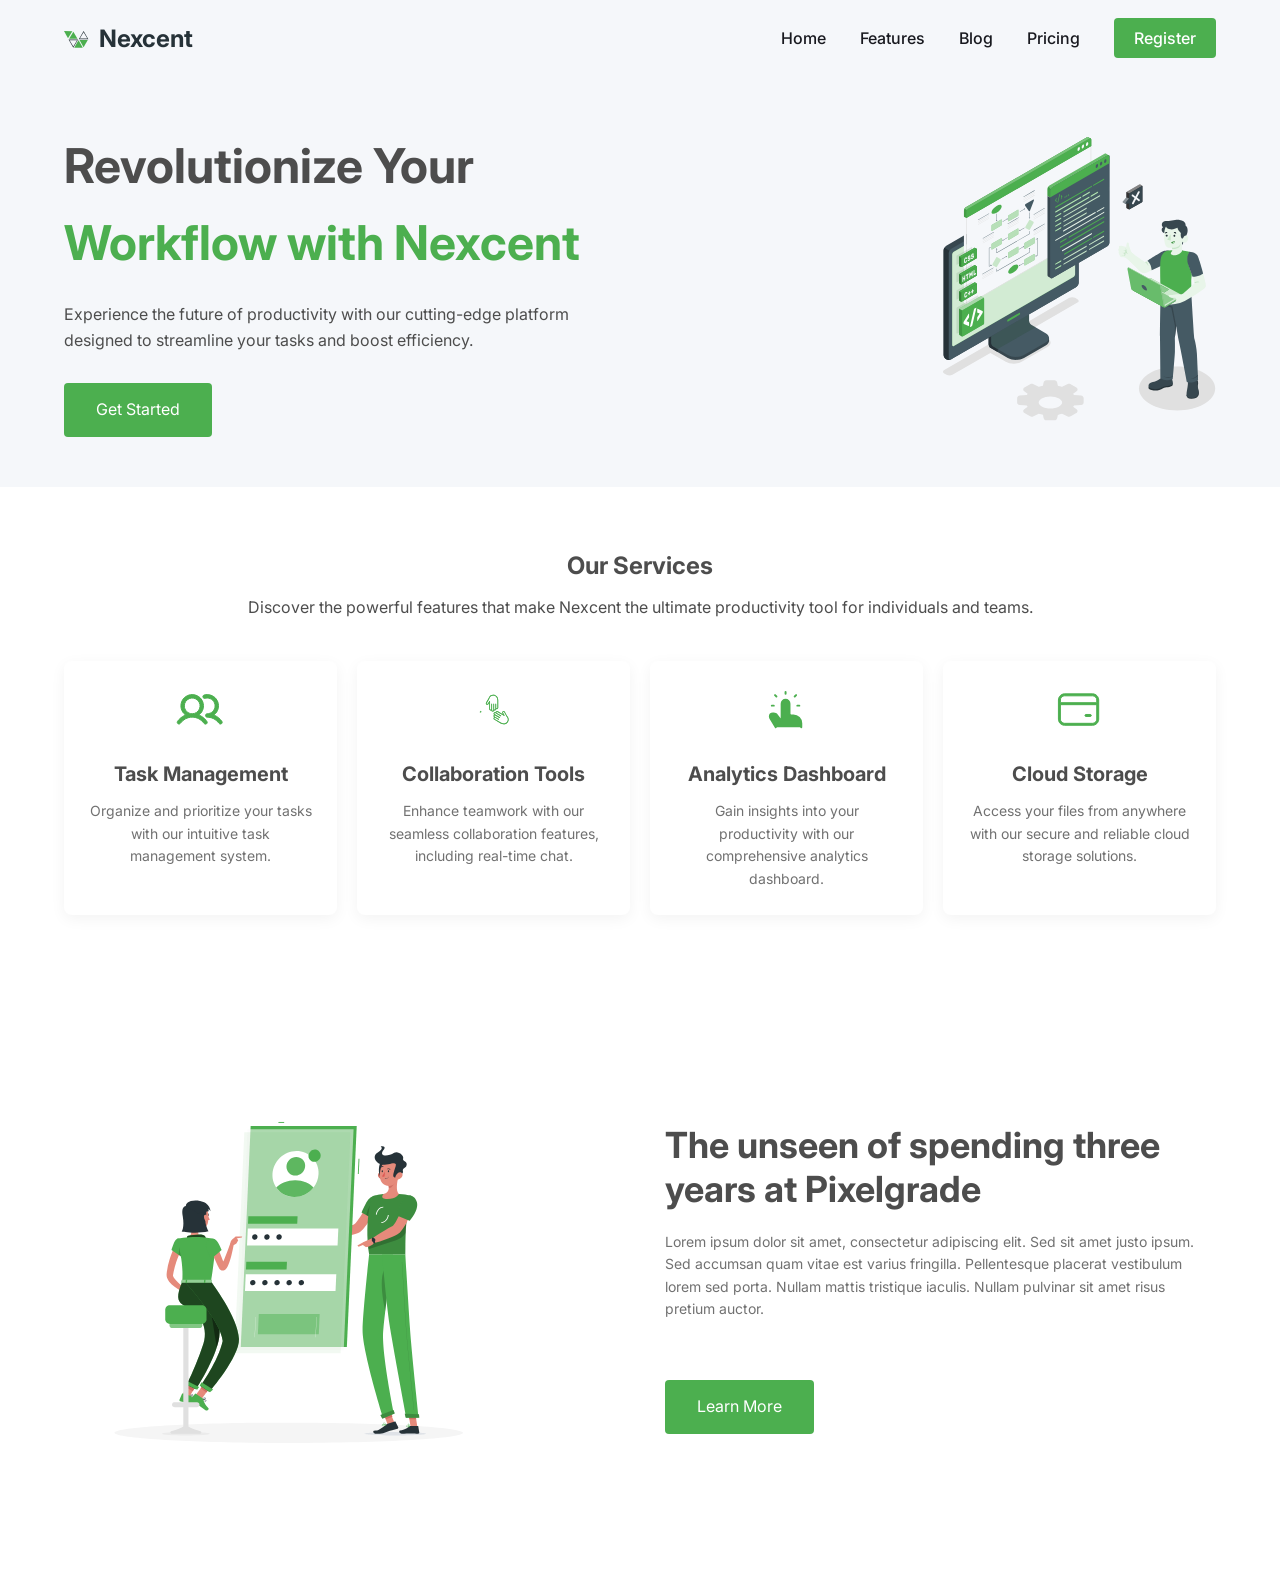
<file: index.html>
<!DOCTYPE html>
<html lang="en">
<head>
    <meta charset="UTF-8">
    <meta name="viewport" content="width=device-width, initial-scale=1.0">
    <title>Nexcent - Productivity Tool</title>
    <link rel="stylesheet" href="styles.css">
    <link rel="preconnect" href="https://fonts.googleapis.com">
    <link rel="preconnect" href="https://fonts.gstatic.com" crossorigin>
    <link href="https://fonts.googleapis.com/css2?family=Inter:wght@400;600;700&display=swap" rel="stylesheet">
</head>
<body>

<header>
    <div class="header-wrapper">
        <div class="logo">
            <img src="Logo.svg" alt="Logo">
            <h1>Nexcent</h1>
        </div>
        <nav>
            <a href="#">Home</a>
            <a href="#">Features</a>
            <a href="#">Blog</a>
            <a href="#">Pricing</a>
            <a href="#" class="btn-register">Register</a>
        </nav>
    </div>
</header>

<main>
    <section class="hero">
        <div class="hero-content">
            <div class="left">
                <h1>Revolutionize Your <span class="green-text">Workflow with Nexcent</span></h1>
                <p>Experience the future of productivity with our cutting-edge platform designed to streamline your tasks and boost efficiency.</p>
                <a href="#" class="btn-green">Get Started</a>
            </div>
            <div class="right">
                <img src="Hero.svg" alt="Hero Image">
            </div>
        </div>
    </section>

    <section class="services">
        <div class="services-intro">
            <h2>Our Services</h2>
            <p>Discover the powerful features that make Nexcent the ultimate productivity tool for individuals and teams.</p>
        </div>

        <div class="services-container">
            <div class="service-card">
                <img src="G1.svg" alt="Task Management">
                <div class="card-text">
                    <h3>Task Management</h3>
                    <p>Organize and prioritize your tasks with our intuitive task management system.</p>
                </div>
            </div>

            <div class="service-card">
                <img src="G2.svg" alt="Collaboration Tools">
                <div class="card-text">
                    <h3>Collaboration Tools</h3>
                    <p>Enhance teamwork with our seamless collaboration features, including real-time chat.</p>
                </div>
            </div>

            <div class="service-card">
                <img src="G3.svg" alt="Analytics Dashboard">
                <div class="card-text">
                    <h3>Analytics Dashboard</h3>
                    <p>Gain insights into your productivity with our comprehensive analytics dashboard.</p>
                </div>
            </div>

            <div class="service-card">
                <img src="G4.svg" alt="Cloud Storage">
                <div class="card-text">
                    <h3>Cloud Storage</h3>
                    <p>Access your files from anywhere with our secure and reliable cloud storage solutions.</p>
                </div>
            </div>
        </div>
    </section>
    <section class="about">
    <div class="about-container">
        <div class="about-image">
            <img src="Frame.svg" alt="Illustration of people interacting with a screen">
        </div>

        <div class="about-content">
            <h2>The unseen of spending three years at Pixelgrade</h2>
            <p>
                Lorem ipsum dolor sit amet, consectetur adipiscing elit. Sed sit amet justo ipsum. 
                Sed accumsan quam vitae est varius fringilla. Pellentesque placerat vestibulum lorem sed porta. 
                Nullam mattis tristique iaculis. Nullam pulvinar sit amet risus pretium auctor.
            </p>
            <a href="#" class="btn-green">Learn More</a>
        </div>
    </div>
</section>
</main>

</body>
</html>
</file>
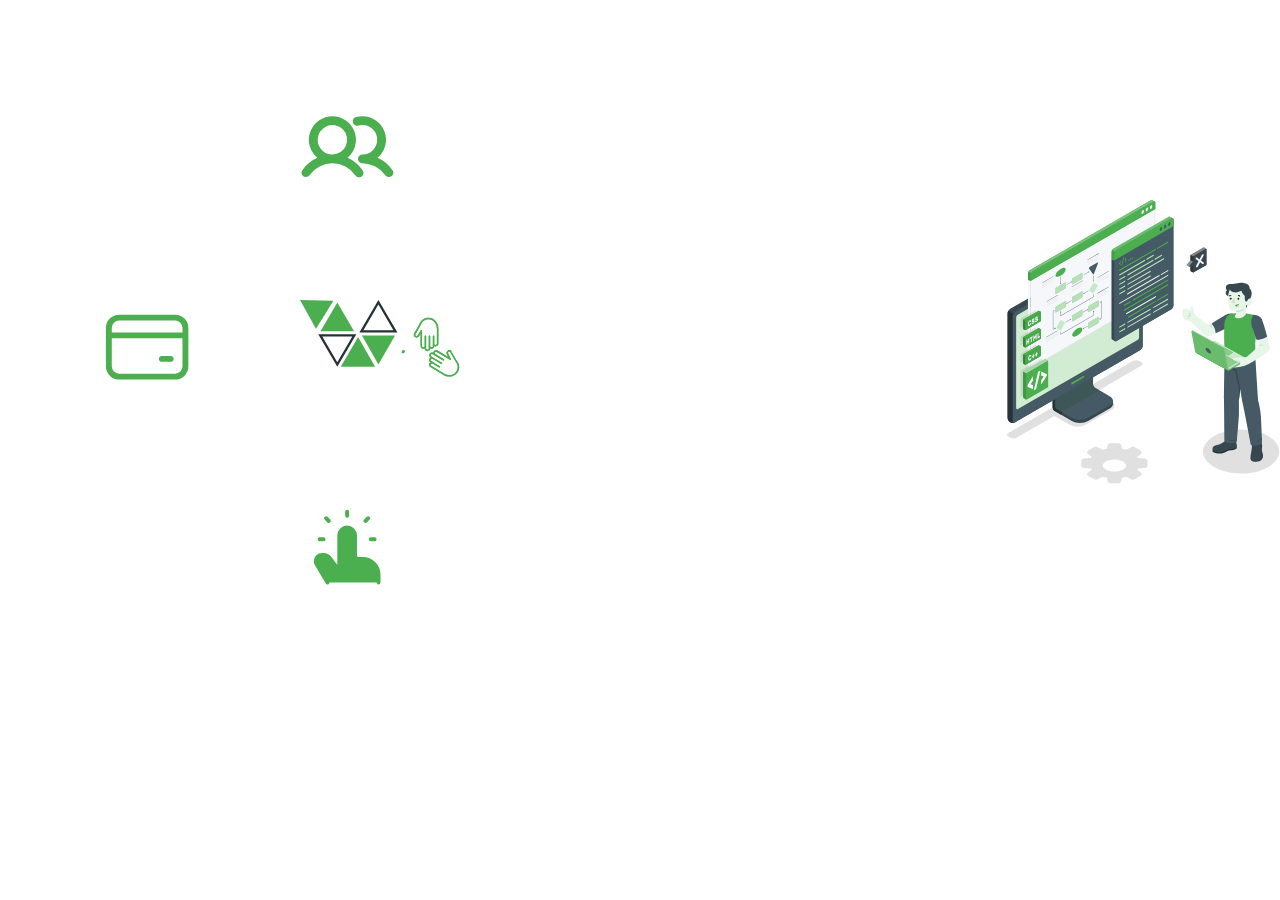
<file: index1.html>
<!DOCTYPE html>
<html lang="en">
<head>
    <meta charset="UTF-8">
    <meta name="viewport" content="width=device-width, initial-scale=1.0">
    <title>Document</title>
    <link rel="stylesheet" href="style2.css">
</head>
<body>
    <div class="hero">
        <div class="left">
            <div class="img1">
                <img src="G1.svg">
            </div>
            <div class="img2">
                <img src="G2.svg">
            </div>
            <div class="img3">
                <img src="Logo.svg">
            </div>
            <div class="img4">
                <img src="G3.svg">
            </div>
            <div class="img5">
                <img src="G4.svg">
            </div>
        </div>
        <div class="right">
            <img src="Hero.svg">
        </div>
    </div>
    
</body>
</html>
</file>
<file: styles.css>
/* 1. Global Reset & Typography */
* {
    margin: 0;
    padding: 0;
    box-sizing: border-box;
    font-family: 'Inter', sans-serif;
}

body {
    background-color: #ffffff;
    color: #4D4D4D;
    line-height: 1.6;
}

.green-text {
    color: #4CAF4F;
}

/* 2. Header & Navigation */
.header-wrapper {
    display: flex;
    justify-content: space-between;
    align-items: center;
    padding: 20px 5%;
    background: #F5F7FA;
}

.logo {
    display: flex;
    align-items: center;
    gap: 10px;
}

.logo h1 {
    font-size: 24px;
    color: #263238;
}

nav a {
    text-decoration: none;
    color: #18191F;
    margin-left: 30px;
    font-weight: 500;
}

.btn-register {
    background-color: #4CAF4F;
    color: white;
    padding: 10px 20px;
    border-radius: 4px;
    transition: 0.3s;
}

/* 3. Hero Section */
.hero {
    display: flex;
    padding: 50px 5%;
    background: #F5F7FA;
    align-items: center;
}

.hero-content {
    display: flex;
    justify-content: space-between;
    align-items: center;
    width: 100%;
}

.hero .left {
    flex: 1;
}

.hero .left h1 {
    font-size: 48px;
    margin-bottom: 20px;
    color: #4D4D4D;
}

.hero .right {
    flex: 1;
    text-align: right;
}

.btn-green {
    display: inline-block;
    margin-top: 30px;
    background-color: #4CAF4F;
    color: white;
    padding: 14px 32px;
    text-decoration: none;
    border-radius: 4px;
}

/* 4. SERVICES SECTION (The part you asked for) */
.services {
    padding: 60px 5%;
    text-align: center;
}

.services-intro {
    margin-bottom: 40px;
}

.services-intro h2 {
 https://github.com/Abhinayasree05/Basic-HTML-CSS.git   font-size: 32px;
    color: #4D4D4D;
    margin-bottom: 10px;
}


.services-container {
    display: flex;
    justify-content: space-between;
    align-items: stretch; 
    gap: 20px;
    margin-top: 40px;
}

.service-card {
    flex: 1; 
    padding: 25px;
    background: #fff;
    border-radius: 8px;
    box-shadow: 0px 4px 15px rgba(0, 0, 0, 0.05);
    transition: transform 0.3s;
}

.service-card:hover {
    transform: translateY(-5px);
}

.service-card img {
    width: 50px;
    height: 50px;
    margin-bottom: 15px;
}

.service-card h3 {
    margin-bottom: 10px;
    font-size: 20px;
    color: #4D4D4D;
}

.service-card p {
    font-size: 14px;
    color: #717171;
}


@media (max-width: 992px) {
    .services-container {
        flex-wrap: wrap; 
    }
    
    .service-card {
        flex: 1 1 45%; /* Two cards per row */
    }
}

@media (max-width: 600px) {
    .hero-content {
        flex-direction: column;
        text-align: center;
    }
    
    .service-card {
        flex: 1 1 100%; 
    }
}
.about {
    padding: 80px 5%;
    background-color: #ffffff;
}

.about-container {
    display: flex;
    align-items: center; /* Vertically centers the content */
    justify-content: space-between;
    gap: 50px;
    max-width: 1200px;
    margin: 0 auto;
}

.about-image {
    flex: 1;
}

.about-image img {
    width: 100%;
    max-width: 450px; /* Prevents the illustration from getting too big */
    height: auto;
}

.about-content {
    flex: 1;
}

.about-content h2 {
    font-size: 36px;
    color: #4D4D4D;
    line-height: 1.2;
    margin-bottom: 20px;
}

.about-content p {
    font-size: 14px;
    color: #717171;
    margin-bottom: 30px;
    line-height: 1.6;
}

/* Responsive: Stack columns on small screens */
@media (max-width: 768px) {
    .about-container {
        flex-direction: column;
        text-align: center;
    }
    
    .about-image {
        margin-bottom: 30px;
    }
}
</file>
<file: style2.css>
*{
    margin: 0;
}
.hero{
    padding-top: 200px;
    display: flex;
    justify-content: space-between;
}
.img3{
    position: absolute;
    top:300px;
    left: 300px; 
}
.img3 img,.img1 img,.img2 img,.img4 img,.img5 img{
    width: 100px;
}
.img1{
     position: absolute;
    top:100px;
    left: 300px; 
}

.img2{
     position: absolute;
    top:300px;
    right: 800px; 
}
.img4{
     position: absolute;
    top:500px;
    left: 300px; 
}
.img5{
     position: absolute;
    top:300px;
    left: 100px; 
}
</file>
